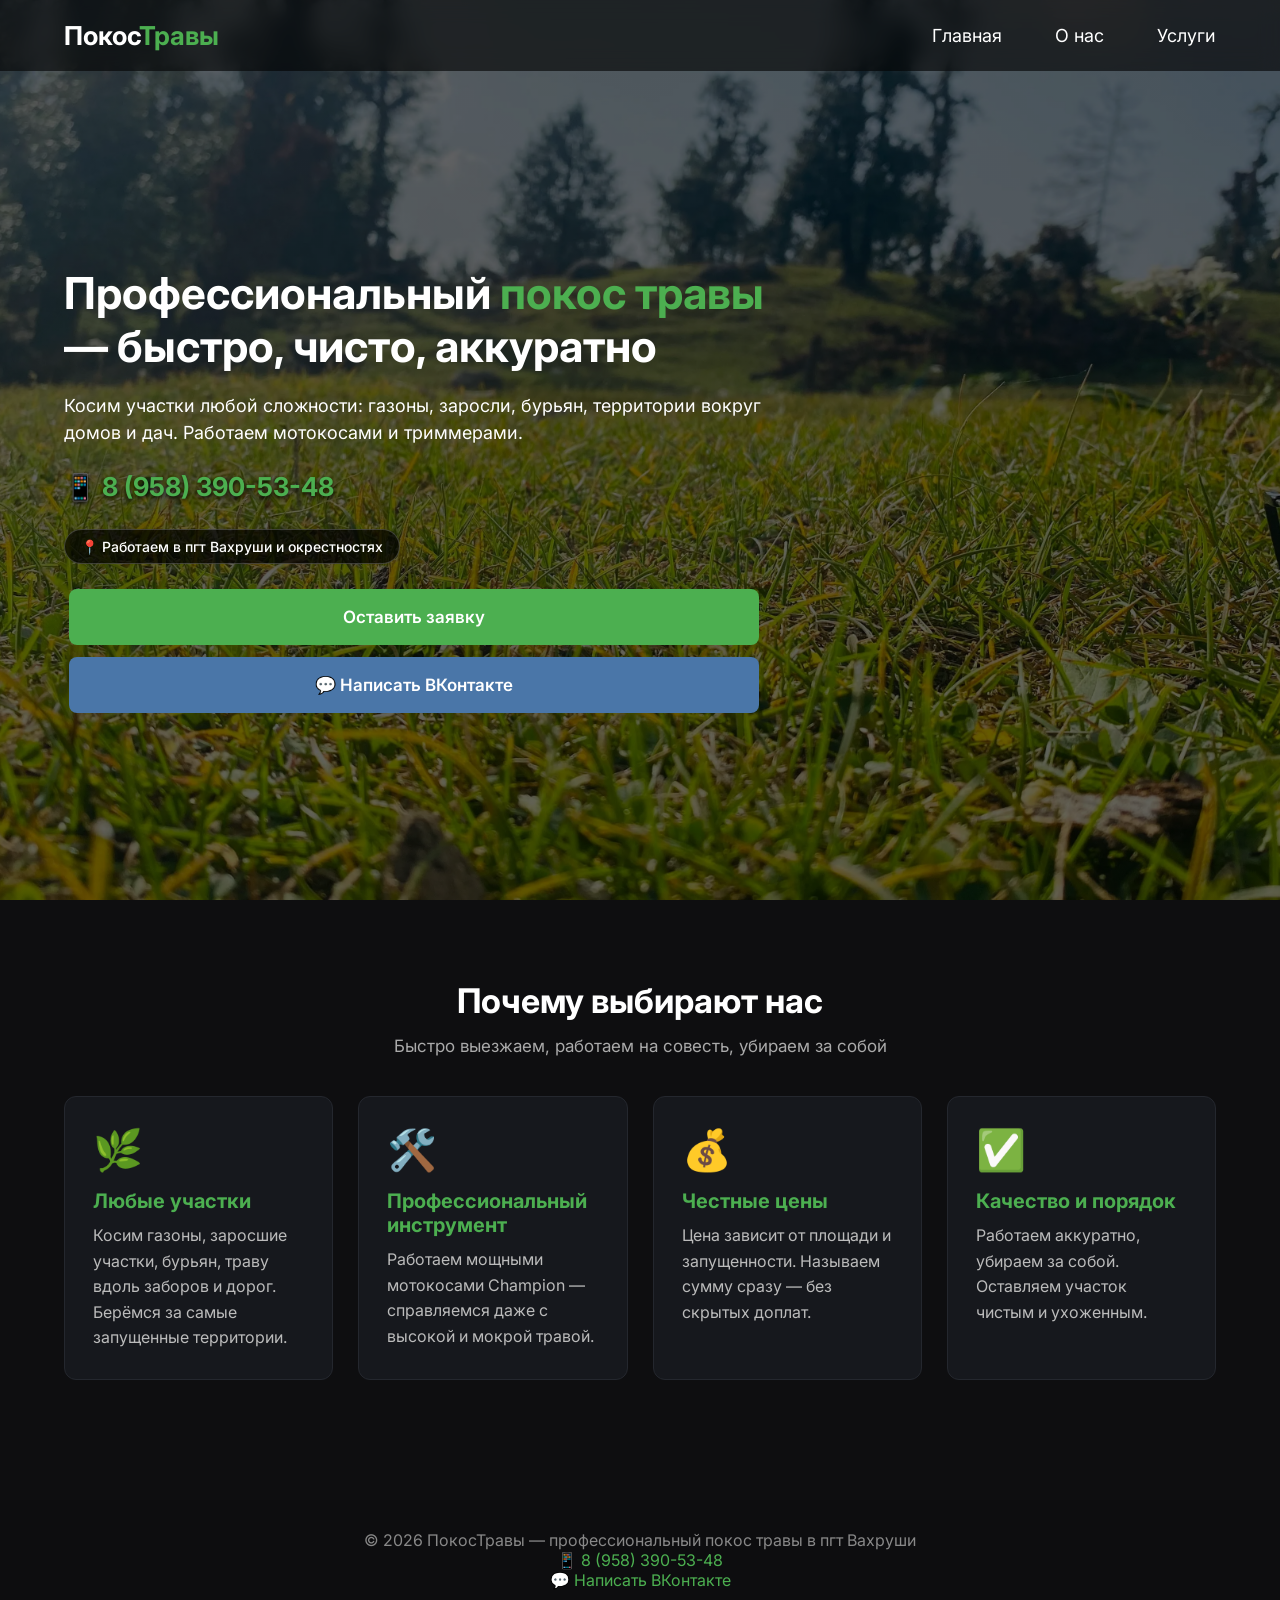
<file: index.html>
<!DOCTYPE html>
<html lang="ru">
<head>
    <meta charset="UTF-8">
    <meta name="viewport" content="width=device-width, initial-scale=1.0">
    <title>ПокосТравы — Профессиональный покос травы в пгт Вахруши</title>
    <!-- FAVICON -->
    <link rel="icon" type="image/png" sizes="96x96" href="img/icons/favicon-96x96.png" />
    <link rel="icon" type="image/svg+xml" href="img/icons/favicon.svg" />
    <link rel="shortcut icon" href="img/icons/favicon.ico" />
    <link rel="apple-touch-icon" sizes="180x180" href="img/icons/apple-touch-icon.png" />
    <link rel="manifest" href="img/icons/site.webmanifest" />
    <link rel="stylesheet" href="style.css">
</head>
<body>

<header class="header">
    <div class="container">
        <div class="logo">Покос<span class="accent">Травы</span></div>
        <nav>
            <ul>
                <li><a href="index.html">Главная</a></li>
                <li><a href="about.html">О нас</a></li>
                <li><a href="services.html">Услуги</a></li>
            </ul>
        </nav>
    </div>
</header>

<section class="hero">
    <div class="container">
        <div class="hero-content animate">
            <h1>Профессиональный <span class="accent">покос травы</span> — быстро, чисто, аккуратно</h1>
            <p>Косим участки любой сложности: газоны, заросли, бурьян, территории вокруг домов и дач. Работаем мотокосами и триммерами.</p>
            
            <!-- Телефон и локация -->
            <div style="margin: 25px 0;">
                <a href="tel:89583905348" style="color: #4CAF50; font-size: 26px; font-weight: 700; text-decoration: none; display: block; margin-bottom: 12px; text-shadow: 0 2px 4px rgba(0,0,0,0.8);">
                    📱 8 (958) 390-53-48
                </a>
                <div class="location-badge">📍 Работаем в пгт Вахруши и окрестностях</div>
            </div>
            
            <!-- Кнопки -->
            <div style="display: flex; flex-direction: column; gap: 12px; margin-top: 25px; width: 100%; max-width: 100%; padding: 0 5px; box-sizing: border-box;">
                <button class="btn btn-large" id="openModal" style="width: 100%; box-sizing: border-box;">
                    Оставить заявку
                </button>
                <a href="https://vk.ru/greme231" class="btn btn-large" style="width: 100%; background: #4a76a8; text-align: center; text-decoration: none; box-sizing: border-box;">
                    💬 Написать ВКонтакте
                </a>
            </div>
        </div>
    </div>
</section>

<section class="features">
    <div class="container">
        <h2 class="animate">Почему выбирают нас</h2>
        <p class="section-subtitle animate">Быстро выезжаем, работаем на совесть, убираем за собой</p>
        <div class="features-grid">
            <div class="feature-card animate">
                <div class="icon">🌿</div>
                <h3>Любые участки</h3>
                <p>Косим газоны, заросшие участки, бурьян, траву вдоль заборов и дорог. Берёмся за самые запущенные территории.</p>
            </div>
            <div class="feature-card animate">
                <div class="icon">🛠️</div>
                <h3>Профессиональный инструмент</h3>
                <p>Работаем мощными мотокосами Champion — справляемся даже с высокой и мокрой травой.</p>
            </div>
            <div class="feature-card animate">
                <div class="icon">💰</div>
                <h3>Честные цены</h3>
                <p>Цена зависит от площади и запущенности. Называем сумму сразу — без скрытых доплат.</p>
            </div>
            <div class="feature-card animate">
                <div class="icon">✅</div>
                <h3>Качество и порядок</h3>
                <p>Работаем аккуратно, убираем за собой. Оставляем участок чистым и ухоженным.</p>
            </div>
        </div>
    </div>
</section>

<footer>
    <div class="container">
        <p>© 2026 ПокосТравы — профессиональный покос травы в пгт Вахруши</p>
        <p>📱 <a href="tel:89583905348">8 (958) 390-53-48</a></p>
        <p>💬 <a href="https://vk.ru/greme231" style="color: #4CAF50;">Написать ВКонтакте</a></p>
    </div>
</footer>

<!-- Модальное окно -->
<div class="modal" id="signupModal">
    <div class="modal-content">
        <span class="modal-close" id="closeModal">&times;</span>
        <h2>Заявка на покос</h2>
        <form id="signupForm">
            <input type="text" id="nameInput" placeholder="Ваше имя" required>
            <input type="tel" id="phoneInput" placeholder="Телефон" required>
            <button type="submit" class="btn btn-large" style="width:100%;">Отправить заявку</button>
            <div class="success-msg" id="successMessage">✅ Успешно! Перезвоним в течение 15 минут</div>
        </form>
    </div>
</div>

<script src="script.js"></script>
    
<!-- Yandex.Metrika counter -->
<!-- Yandex.Metrika counter -->
<script type="text/javascript">
    (function(m,e,t,r,i,k,a){
        m[i]=m[i]||function(){(m[i].a=m[i].a||[]).push(arguments)};
        m[i].l=1*new Date();
        for (var j = 0; j < document.scripts.length; j++) {if (document.scripts[j].src === r) { return; }}
        k=e.createElement(t),a=e.getElementsByTagName(t)[0],k.async=1,k.src=r,a.parentNode.insertBefore(k,a)
    })(window, document,'script','https://mc.yandex.ru/metrika/tag.js', 'ym');

    ym(109823732, 'init', {
        webvisor:true,
        clickmap:true,
        accurateTrackBounce:true,
        trackLinks:true
    });
</script>
<noscript><div><img src="https://mc.yandex.ru/watch/109823732" style="position:absolute; left:-9999px;" alt="" /></div></noscript>
<!-- /Yandex.Metrika counter -->
    
</body>
</html>
</file>
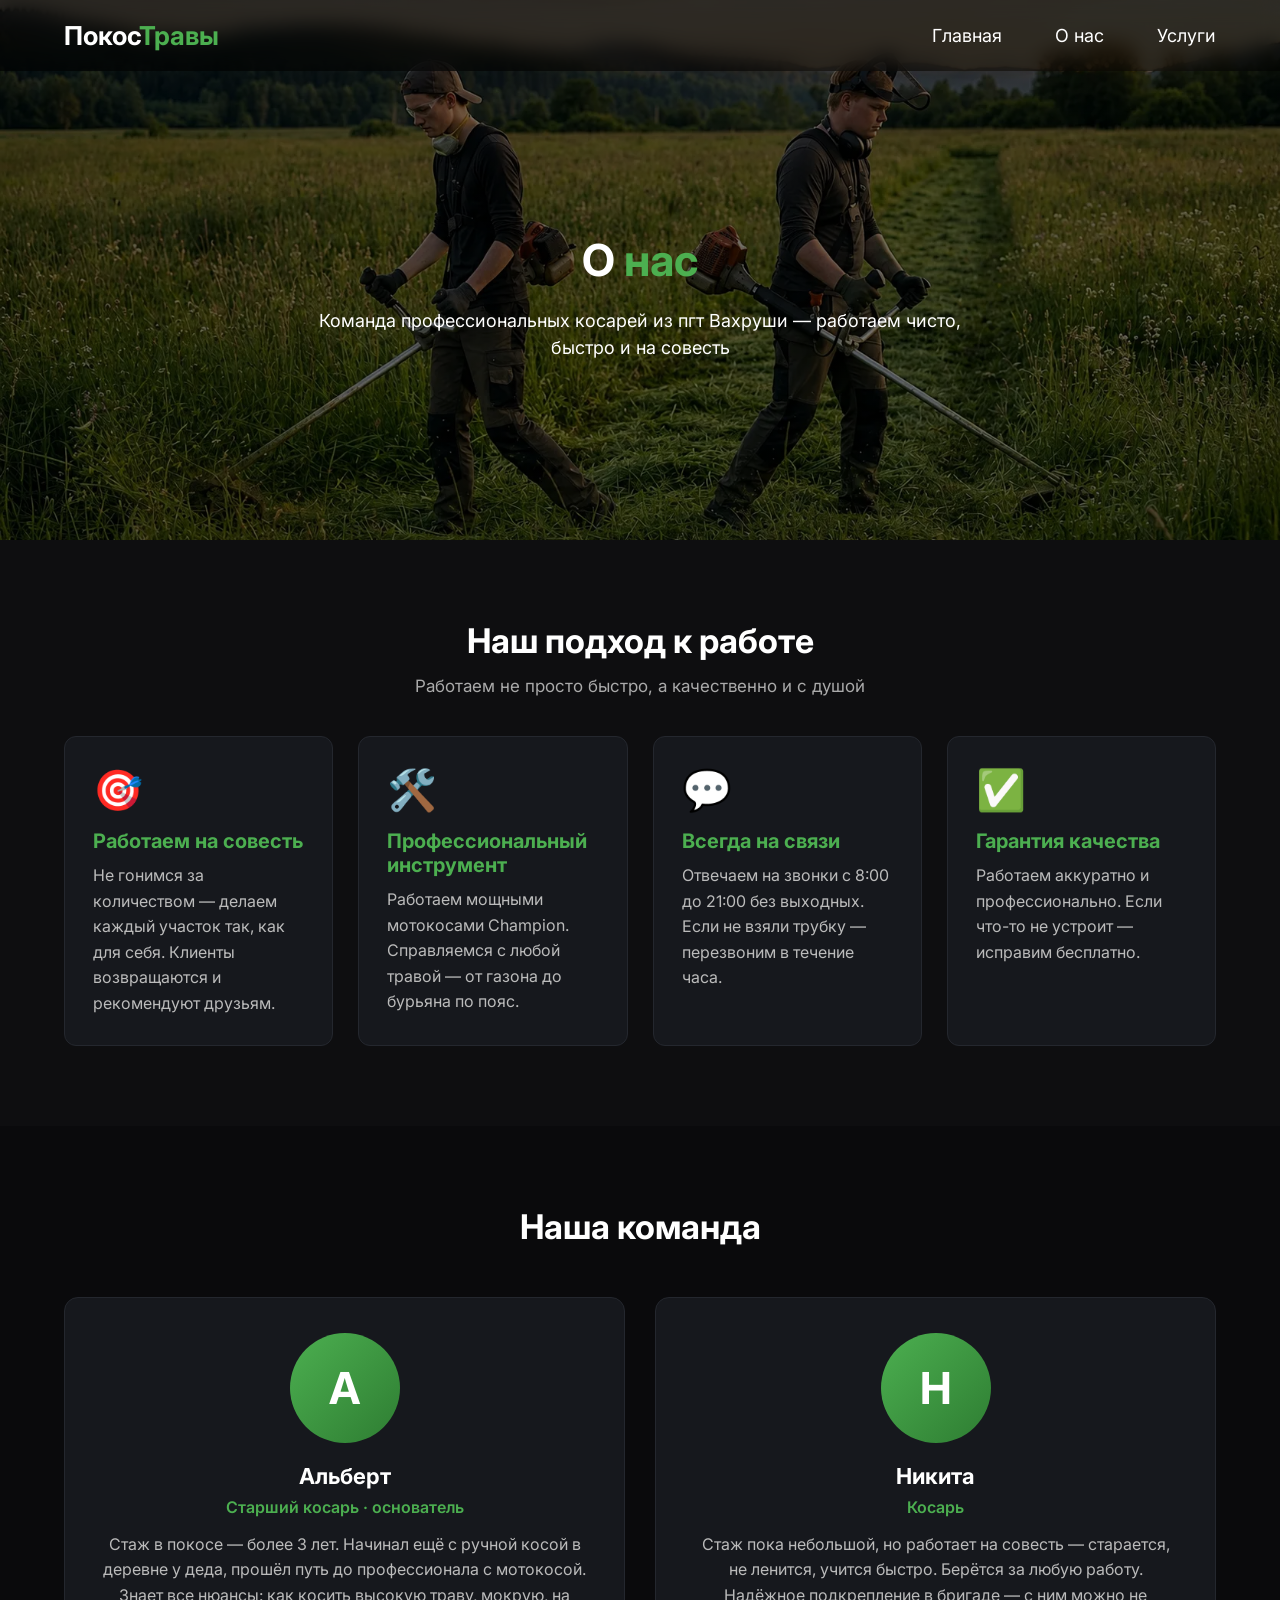
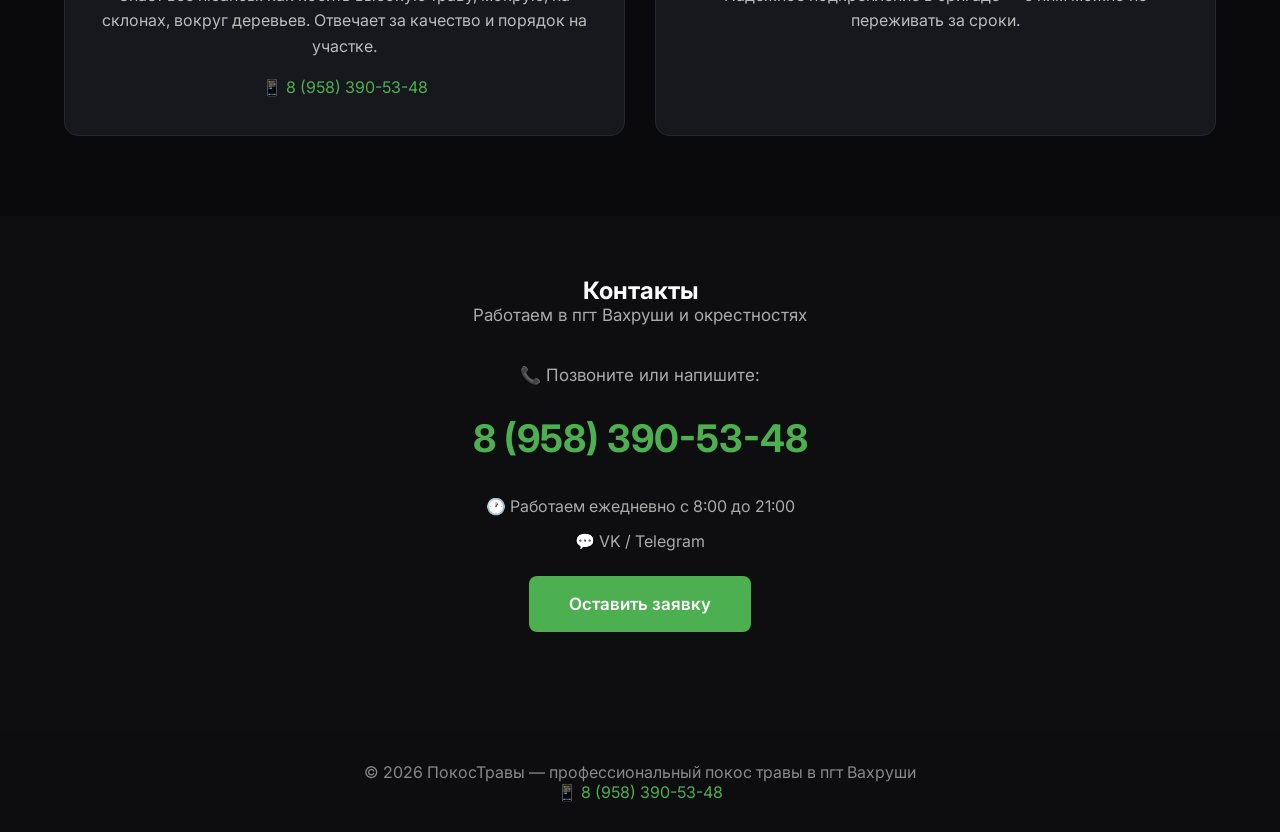
<file: about.html>
<!DOCTYPE html>
<html lang="ru">
<head>
    <meta charset="UTF-8">
    <meta name="viewport" content="width=device-width, initial-scale=1.0">
    <title>О нас — ПокосТравы</title>
    <!-- FAVICON -->
    <link rel="icon" type="image/png" sizes="96x96" href="img/icons/favicon-96x96.png" />
    <link rel="icon" type="image/svg+xml" href="img/icons/favicon.svg" />
    <link rel="shortcut icon" href="img/icons/favicon.ico" />
    <link rel="apple-touch-icon" sizes="180x180" href="img/icons/apple-touch-icon.png" />
    <link rel="manifest" href="img/icons/site.webmanifest" />
    <link rel="stylesheet" href="style.css">
</head>
<body>

<header class="header">
    <div class="container">
        <div class="logo">Покос<span class="accent">Травы</span></div>
        <nav>
            <ul>
                <li><a href="index.html">Главная</a></li>
                <li><a href="about.html">О нас</a></li>
                <li><a href="services.html">Услуги</a></li>
            </ul>
        </nav>
    </div>
</header>

<section class="hero about-hero">
    <div class="container">
        <div class="hero-content animate" style="text-align: center; margin: 0 auto;">
            <h1>О <span class="accent">нас</span></h1>
            <p>Команда профессиональных косарей из пгт Вахруши — работаем чисто, быстро и на совесть</p>
        </div>
    </div>
</section>

<!-- Наш подход -->
<section class="features">
    <div class="container">
        <h2 class="animate">Наш подход к работе</h2>
        <p class="section-subtitle animate">Работаем не просто быстро, а качественно и с душой</p>
        <div class="features-grid">
            <div class="feature-card animate">
                <div class="icon">🎯</div>
                <h3>Работаем на совесть</h3>
                <p>Не гонимся за количеством — делаем каждый участок так, как для себя. Клиенты возвращаются и рекомендуют друзьям.</p>
            </div>
            <div class="feature-card animate">
                <div class="icon">🛠️</div>
                <h3>Профессиональный инструмент</h3>
                <p>Работаем мощными мотокосами Champion. Справляемся с любой травой — от газона до бурьяна по пояс.</p>
            </div>
            <div class="feature-card animate">
                <div class="icon">💬</div>
                <h3>Всегда на связи</h3>
                <p>Отвечаем на звонки с 8:00 до 21:00 без выходных. Если не взяли трубку — перезвоним в течение часа.</p>
            </div>
            <div class="feature-card animate">
                <div class="icon">✅</div>
                <h3>Гарантия качества</h3>
                <p>Работаем аккуратно и профессионально. Если что-то не устроит — исправим бесплатно.</p>
            </div>
        </div>
    </div>
</section>

<!-- Команда -->
<section class="team-section">
    <div class="container">
        <h2 class="animate">Наша команда</h2>
        <div class="team-grid">
            <div class="team-card animate">
                <div class="avatar">А</div>
                <h3>Альберт</h3>
                <div class="role">Старший косарь · основатель</div>
                <p>Стаж в покосе — более 3 лет. Начинал ещё с ручной косой в деревне у деда, прошёл путь до профессионала с мотокосой. Знает все нюансы: как косить высокую траву, мокрую, на склонах, вокруг деревьев. Отвечает за качество и порядок на участке.</p>
                <p style="margin-top: 15px; color: #4CAF50;">📱 <a href="tel:89583905348" style="color: #4CAF50; text-decoration: none;">8 (958) 390-53-48</a></p>
            </div>
            <div class="team-card animate">
                <div class="avatar">Н</div>
                <h3>Никита</h3>
                <div class="role">Косарь</div>
                <p>Стаж пока небольшой, но работает на совесть — старается, не ленится, учится быстро. Берётся за любую работу. Надёжное подкрепление в бригаде — с ним можно не переживать за сроки.</p>
            </div>
        </div>
    </div>
</section>

<!-- Контакты -->
<section class="contacts-info">
    <div class="container">
        <h2 class="animate">Контакты</h2>
        <p class="section-subtitle animate">Работаем в пгт Вахруши и окрестностях</p>
        
        <div class="animate">
            <p style="color: #aaa; font-size: 17px; margin-bottom: 10px;">📞 Позвоните или напишите:</p>
            <a href="tel:89583905348" class="phone-big">8 (958) 390-53-48</a>
            <p style="color: #aaa; margin: 15px 0;">🕐 Работаем ежедневно с 8:00 до 21:00</p>
            <p style="color: #aaa; margin-bottom: 25px;">💬 VK / Telegram</p>
            
            <button class="btn btn-large" id="openModal">Оставить заявку</button>
        </div>
    </div>
</section>

<footer>
    <div class="container">
        <p>© 2026 ПокосТравы — профессиональный покос травы в пгт Вахруши</p>
        <p>📱 <a href="tel:89583905348">8 (958) 390-53-48</a></p>
    </div>
</footer>

<!-- Модальное окно -->
<div class="modal" id="signupModal">
    <div class="modal-content">
        <span class="modal-close" id="closeModal">&times;</span>
        <h2>Заявка на покос</h2>
        <form id="signupForm">
            <input type="text" id="nameInput" placeholder="Ваше имя" required>
            <input type="tel" id="phoneInput" placeholder="Телефон" required>
            <button type="submit" class="btn btn-large" style="width:100%;">Отправить заявку</button>
            <div class="success-msg" id="successMessage">✅ Успешно! Перезвоним в течение 15 минут</div>
        </form>
    </div>
</div>

<script src="script.js"></script>
<!-- Yandex.Metrika counter -->
<script type="text/javascript">
    (function(m,e,t,r,i,k,a){
        m[i]=m[i]||function(){(m[i].a=m[i].a||[]).push(arguments)};
        m[i].l=1*new Date();
        for (var j = 0; j < document.scripts.length; j++) {if (document.scripts[j].src === r) { return; }}
        k=e.createElement(t),a=e.getElementsByTagName(t)[0],k.async=1,k.src=r,a.parentNode.insertBefore(k,a)
    })(window, document,'script','https://mc.yandex.ru/metrika/tag.js', 'ym');

    ym(109823732, 'init', {
        webvisor:true,
        clickmap:true,
        accurateTrackBounce:true,
        trackLinks:true
    });
</script>
<noscript><div><img src="https://mc.yandex.ru/watch/109823732" style="position:absolute; left:-9999px;" alt="" /></div></noscript>
<!-- /Yandex.Metrika counter -->
</body>
</html>
</file>
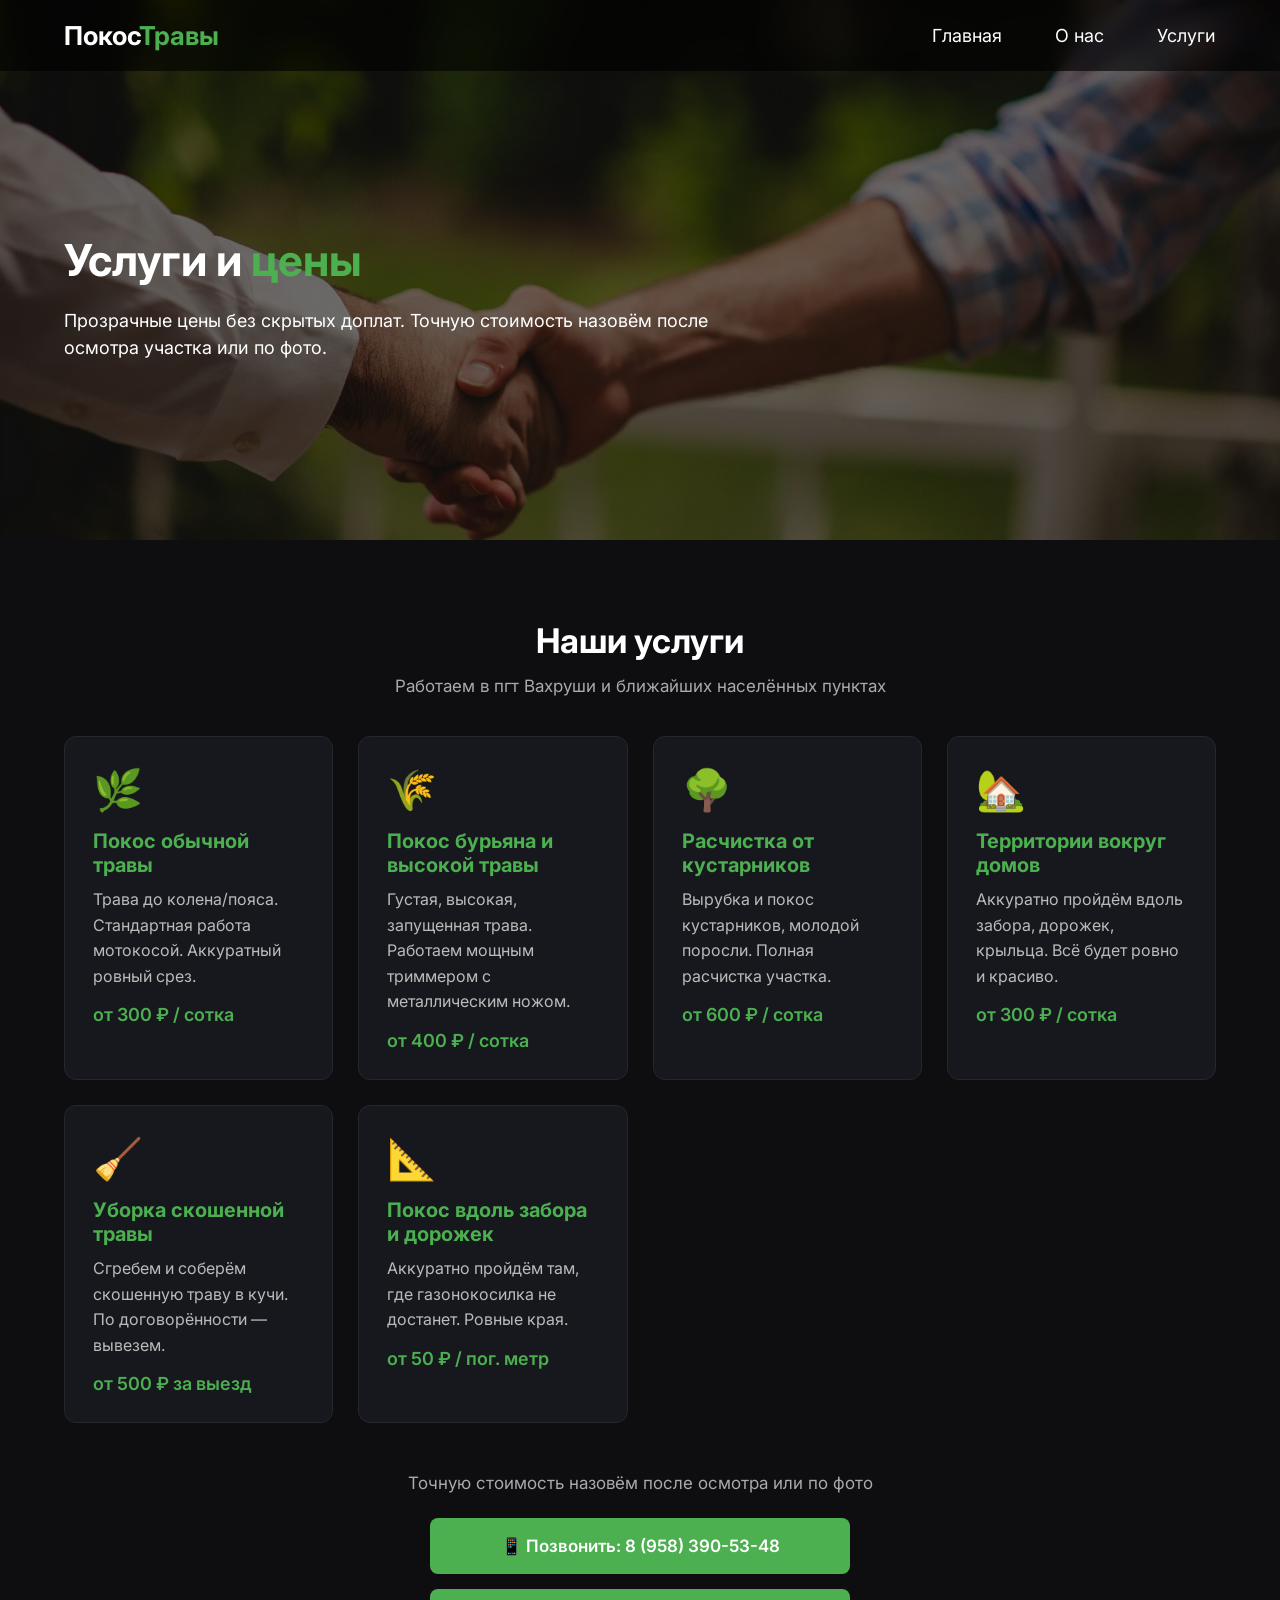
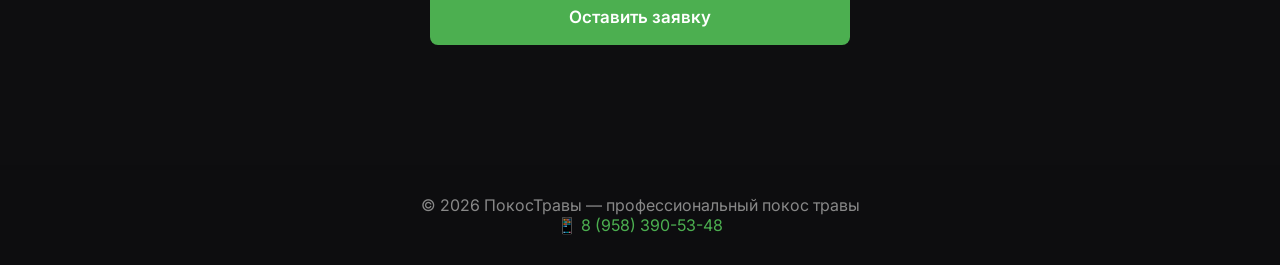
<file: services.html>
<!DOCTYPE html>
<html lang="ru">
<head>
    <meta charset="UTF-8">
    <meta name="viewport" content="width=device-width, initial-scale=1.0">
    <title>Услуги и цены — ПокосТравы</title>
    <!-- FAVICON -->
    <link rel="icon" type="image/png" sizes="96x96" href="img/icons/favicon-96x96.png" />
    <link rel="icon" type="image/svg+xml" href="img/icons/favicon.svg" />
    <link rel="shortcut icon" href="img/icons/favicon.ico" />
    <link rel="apple-touch-icon" sizes="180x180" href="img/icons/apple-touch-icon.png" />
    <link rel="manifest" href="img/icons/site.webmanifest" />
    <link rel="stylesheet" href="style.css">
</head>
<body>

<header class="header">
    <div class="container">
        <div class="logo">Покос<span class="accent">Травы</span></div>
          <nav>
            <ul>
                <li><a href="index.html">Главная</a></li>
                <li><a href="about.html">О нас</a></li>
                <li><a href="services.html">Услуги</a></li>
            </ul>
        </nav>
    </div>
</header>

<section class="hero services-hero">
    <div class="container">
        <div class="hero-content animate">
            <h1>Услуги и <span class="accent">цены</span></h1>
            <p>Прозрачные цены без скрытых доплат. Точную стоимость назовём после осмотра участка или по фото.</p>
        </div>
    </div>
</section>

<section class="services-section">
    <div class="container">
        <h2 class="animate">Наши услуги</h2>
        <p class="section-subtitle animate">Работаем в пгт Вахруши и ближайших населённых пунктах</p>
        <div class="services-grid">
            <div class="service-card animate">
                <div class="icon">🌿</div>
                <h3>Покос обычной травы</h3>
                <p>Трава до колена/пояса. Стандартная работа мотокосой. Аккуратный ровный срез.</p>
                <div class="price">от 300 ₽ / сотка</div>
            </div>
            <div class="service-card animate">
                <div class="icon">🌾</div>
                <h3>Покос бурьяна и высокой травы</h3>
                <p>Густая, высокая, запущенная трава. Работаем мощным триммером с металлическим ножом.</p>
                <div class="price">от 400 ₽ / сотка</div>
            </div>
            <div class="service-card animate">
                <div class="icon">🌳</div>
                <h3>Расчистка от кустарников</h3>
                <p>Вырубка и покос кустарников, молодой поросли. Полная расчистка участка.</p>
                <div class="price">от 600 ₽ / сотка</div>
            </div>
            <div class="service-card animate">
                <div class="icon">🏡</div>
                <h3>Территории вокруг домов</h3>
                <p>Аккуратно пройдём вдоль забора, дорожек, крыльца. Всё будет ровно и красиво.</p>
                <div class="price">от 300 ₽ / сотка</div>
            </div>
            <div class="service-card animate">
                <div class="icon">🧹</div>
                <h3>Уборка скошенной травы</h3>
                <p>Сгребем и соберём скошенную траву в кучи. По договорённости — вывезем.</p>
                <div class="price">от 500 ₽ за выезд</div>
            </div>
            <div class="service-card animate">
                <div class="icon">📐</div>
                <h3>Покос вдоль забора и дорожек</h3>
                <p>Аккуратно пройдём там, где газонокосилка не достанет. Ровные края.</p>
                <div class="price">от 50 ₽ / пог. метр</div>
            </div>
        </div>
      <div style="text-align:center; margin-top:50px;" class="animate">
        <p style="color:#aaa; margin-bottom:25px; font-size:17px; padding: 0 15px;">
            Точную стоимость назовём после осмотра или по фото
        </p>
        <div style="display: flex; flex-direction: column; gap: 15px; max-width: 450px; margin: 0 auto; padding: 0 15px;">
            <a href="tel:89583905348" class="btn btn-large" style="text-decoration: none; white-space: nowrap;">
                📱 Позвонить: 8 (958) 390-53-48
            </a>
            <button class="btn btn-large" id="openModal">
                Оставить заявку
            </button>
        </div>
</div>
</div>
    </div>
</section>

<footer>
    <div class="container">
        <p>© 2026 ПокосТравы — профессиональный покос травы</p>
        <p>📱 <a href="tel:89583905348">8 (958) 390-53-48</a></p>
    </div>
</footer>

<div class="modal" id="signupModal">
    <div class="modal-content">
        <span class="modal-close" id="closeModal">&times;</span>
        <h2>Заявка на покос</h2>
        <form id="signupForm">
            <input type="text" id="nameInput" placeholder="Ваше имя" required>
            <input type="tel" id="phoneInput" placeholder="Телефон" required>
            <button type="submit" class="btn btn-large" style="width:100%;">Отправить заявку</button>
            <div class="success-msg" id="successMessage">✅ Успешно! Перезвоним в течение 15 минут</div>
        </form>
    </div>
</div>

<script src="script.js"></script>
<!-- Yandex.Metrika counter -->
<script type="text/javascript">
    (function(m,e,t,r,i,k,a){
        m[i]=m[i]||function(){(m[i].a=m[i].a||[]).push(arguments)};
        m[i].l=1*new Date();
        for (var j = 0; j < document.scripts.length; j++) {if (document.scripts[j].src === r) { return; }}
        k=e.createElement(t),a=e.getElementsByTagName(t)[0],k.async=1,k.src=r,a.parentNode.insertBefore(k,a)
    })(window, document,'script','https://mc.yandex.ru/metrika/tag.js', 'ym');

    ym(109823732, 'init', {
        webvisor:true,
        clickmap:true,
        accurateTrackBounce:true,
        trackLinks:true
    });
</script>
<noscript><div><img src="https://mc.yandex.ru/watch/109823732" style="position:absolute; left:-9999px;" alt="" /></div></noscript>
<!-- /Yandex.Metrika counter -->
</body>
</html>
</file>
<file: style.css>
@import url('https://fonts.googleapis.com/css2?family=Inter:wght@300;400;600;700&display=swap');

* {
    margin: 0;
    padding: 0;
    box-sizing: border-box;
    font-family: "Inter", sans-serif;
}

body {
    background: #0E0E10;
    color: #fff;
}

.container {
    width: 90%;
    max-width: 1200px;
    margin: 0 auto;
}

/* HEADER */
.header {
    padding: 20px 0;
    position: fixed;
    width: 100%;
    top: 0;
    background: rgba(0, 0, 0, 0.6);
    backdrop-filter: blur(10px);
    z-index: 1000;
}

.header .container {
    display: flex;
    justify-content: space-between;
    align-items: center;
}

.logo {
    font-size: 26px;
    font-weight: 700;
}

.accent { color: #4CAF50; }

nav a {
    margin-left: 25px;
    color: #ccc;
    text-decoration: none;
    font-size: 16px;
    transition: 0.3s;
}

nav a:hover {
    color: #4CAF50;
}

nav ul {
    list-style: none;
    padding: 0;
    margin: 0;
    display: flex;
    flex-direction: row;
    align-items: center;
    justify-content: center;
    gap: 28px;
    white-space: nowrap;
}

nav ul li a {
    font-size: 18px;
    text-decoration: none;
    color: #fff;
}

/* HERO */
.hero {
    min-height: 100vh;
    display: flex;
    align-items: center;
    background: 
        linear-gradient(rgba(0,0,0,0.6), rgba(0,0,0,0.6)),
        url("img/hero-bg.webp") center/cover no-repeat;
    padding-top: 80px;
}

.hero.about-hero {
    min-height: 60vh;
    display: flex;
    align-items: center;
    background: 
        linear-gradient(rgba(0,0,0,0.55), rgba(0,0,0,0.55)),
        url("img/i.webp") center 30%/cover no-repeat;
}

.hero.services-hero {
    min-height: 60vh;
    display: flex;
    align-items: center;
    background:
        linear-gradient(rgba(0,0,0,0.55), rgba(0,0,0,0.55)),
        url("img/program.webp") center/cover no-repeat;
}

.hero.contacts-hero {
    min-height: 50vh;
    display: flex;
    align-items: center;
    justify-content: center;
    background:
        linear-gradient(rgba(0,0,0,0.55), rgba(0,0,0,0.55)),
        url("img/chelov.png") center/cover no-repeat;
}

.hero-content {
    max-width: 700px;
    width: 100%;
}

.hero h1 {
    font-size: 44px;
    margin-bottom: 20px;
    line-height: 1.2;
}

.hero p {
    font-size: 18px;
    line-height: 1.5;
    margin-bottom: 25px;
}

/* КНОПКИ */
.btn {
    padding: 14px 30px;
    font-size: 16px;
    background: #4CAF50;
    border: none;
    border-radius: 6px;
    cursor: pointer;
    color: #fff;
    transition: 0.3s;
    text-decoration: none;
    display: inline-block;
}

.btn:hover {
    background: #66bb6a;
    transform: translateY(-2px);
}

.btn-large {
    padding: 18px 40px;
    font-size: 17px;
    background: #4CAF50;
    border: none;
    border-radius: 8px;
    cursor: pointer;
    color: #fff;
    transition: 0.3s;
    text-decoration: none;
    display: inline-block;
    font-weight: 600;
    text-align: center;
    white-space: nowrap;
}

.btn-large:hover {
    background: #66bb6a;
    transform: translateY(-3px);
    box-shadow: 0 10px 20px rgba(76, 175, 80, 0.3);
}

/* БЕЙДЖ ЛОКАЦИИ */
.location-badge {
    display: inline-block;
    background: rgba(0, 0, 0, 0.7);
    color: #fff;
    padding: 8px 16px;
    border-radius: 20px;
    font-size: 14px;
    margin-top: 15px;
    font-weight: 500;
    border: 1px solid rgba(255, 255, 255, 0.2);
}

/* FEATURES / SERVICES */
.features, .services-section, .about-section {
    padding: 80px 0;
}

.features h2, .services-section h2, .about-section h2 {
    text-align: center;
    font-size: 34px;
    margin-bottom: 15px;
}

.section-subtitle {
    text-align: center;
    color: #aaa;
    margin-bottom: 40px;
    font-size: 17px;
}

.features-grid, .services-grid {
    display: grid;
    grid-template-columns: repeat(auto-fit, minmax(260px, 1fr));
    gap: 25px;
}

.feature-card, .service-card {
    background: #16181d;
    padding: 28px;
    border-radius: 12px;
    border: 1px solid #24272e;
    transition: transform 0.3s, border-color 0.3s;
}

.feature-card:hover, .service-card:hover {
    transform: translateY(-5px);
    border-color: #4CAF50;
}

.feature-card .icon, .service-card .icon {
    font-size: 40px;
    margin-bottom: 15px;
}

.feature-card h3, .service-card h3 {
    font-size: 20px;
    margin-bottom: 10px;
    color: #4CAF50;
}

.feature-card p, .service-card p {
    color: #bbb;
    line-height: 1.6;
}

.service-card .price {
    margin-top: 15px;
    font-size: 18px;
    font-weight: 600;
    color: #4CAF50;
}

/* ABOUT TEAM */
.team-section {
    padding: 80px 0;
    background: #0a0a0c;
}

.team-section h2 {
    text-align: center;
    font-size: 34px;
    margin-bottom: 50px;
}

.team-grid {
    display: grid;
    grid-template-columns: repeat(auto-fit, minmax(320px, 1fr));
    gap: 30px;
}

.team-card {
    background: #16181d;
    padding: 35px;
    border-radius: 14px;
    border: 1px solid #24272e;
    text-align: center;
    transition: 0.3s;
}

.team-card:hover {
    border-color: #4CAF50;
    transform: translateY(-5px);
}

.team-card .avatar {
    width: 110px;
    height: 110px;
    border-radius: 50%;
    background: linear-gradient(135deg, #4CAF50, #2e7d32);
    margin: 0 auto 20px;
    display: flex;
    align-items: center;
    justify-content: center;
    font-size: 44px;
    font-weight: 700;
    color: #fff;
}

.team-card h3 {
    font-size: 22px;
    margin-bottom: 8px;
}

.team-card .role {
    color: #4CAF50;
    font-weight: 600;
    margin-bottom: 15px;
}

.team-card p {
    color: #bbb;
    line-height: 1.6;
}

/* CONTACTS */
.contacts-info {
    padding: 60px 0;
    text-align: center;
}

.contacts-info .phone-big {
    font-size: 38px;
    font-weight: 700;
    color: #4CAF50;
    margin: 20px 0;
    text-decoration: none;
    display: inline-block;
}

.contacts-info .phone-big:hover {
    color: #66bb6a;
}

/* ANIMATIONS */
.animate {
    opacity: 0;
    transform: translateY(20px);
    transition: 0.7s ease-out;
}

.animate.visible {
    opacity: 1;
    transform: translateY(0);
}

/* FOOTER */
footer {
    text-align: center;
    padding: 30px 0;
    background: #0d0d0f;
    margin-top: 40px;
    color: #888;
}

footer a {
    color: #4CAF50;
    text-decoration: none;
}

/* MODAL */
.modal {
    position: fixed;
    top: 0;
    left: 0;
    width: 100%;
    height: 100%;
    background: rgba(0, 0, 0, 0.75);
    display: none;
    justify-content: center;
    align-items: center;
    z-index: 2000;
}

.modal-content {
    background: #16181d;
    padding: 35px;
    border-radius: 14px;
    width: 90%;
    max-width: 420px;
    border: 1px solid #24272e;
    position: relative;
}

.modal-content h2 {
    margin-bottom: 20px;
    color: #4CAF50;
}

.modal-content input {
    width: 100%;
    padding: 13px;
    margin-bottom: 15px;
    border-radius: 8px;
    border: 1px solid #2a2d33;
    background: #0d0f13;
    color: #fff;
    font-size: 15px;
}

.modal-content input:focus {
    outline: none;
    border-color: #4CAF50;
}

.modal-close {
    position: absolute;
    top: 10px;
    right: 15px;
    font-size: 28px;
    cursor: pointer;
    color: #aaa;
    transition: 0.3s;
}

.modal-close:hover {
    color: #fff;
}

.success-msg {
    display: none;
    background: transparent;
    color: #4CAF50;
    padding: 10px 0;
    margin-top: 15px;
    text-align: center;
    font-weight: 600;
    font-size: 16px;
}

/* =========================== */
/*   АДАПТИВ ДЛЯ ТЕЛЕФОНОВ     */
/* =========================== */
@media (max-width: 768px) {
    .header {
        padding: 10px 0;
    }
    
    .header .container {
        padding: 0 10px;
        flex-wrap: wrap;
        justify-content: center;
        gap: 10px;
    }

    nav ul {
        flex-wrap: wrap;
        justify-content: center;
        gap: 15px;
    }

    nav ul li a {
        font-size: 16px;
    }

    .hero {
        min-height: auto;
        padding: 100px 0 60px;
    }

    .hero-content {
        padding: 0 15px;
    }

    .hero h1 {
        font-size: 30px;
    }

    .hero p {
        font-size: 16px;
    }

    .location-badge {
        font-size: 13px;
        padding: 6px 12px;
    }

    .btn-large {
        padding: 16px 24px;
        font-size: 16px;
        width: 100%;
        max-width: 100%;
        box-sizing: border-box;
    }

    .contacts-info .phone-big {
        font-size: 28px;
    }

    .features h2, .services-section h2, .about-section h2, .team-section h2 {
        font-size: 26px;
    }

    .modal-content {
        width: 95%;
        padding: 25px 20px;
    }
}
</file>
